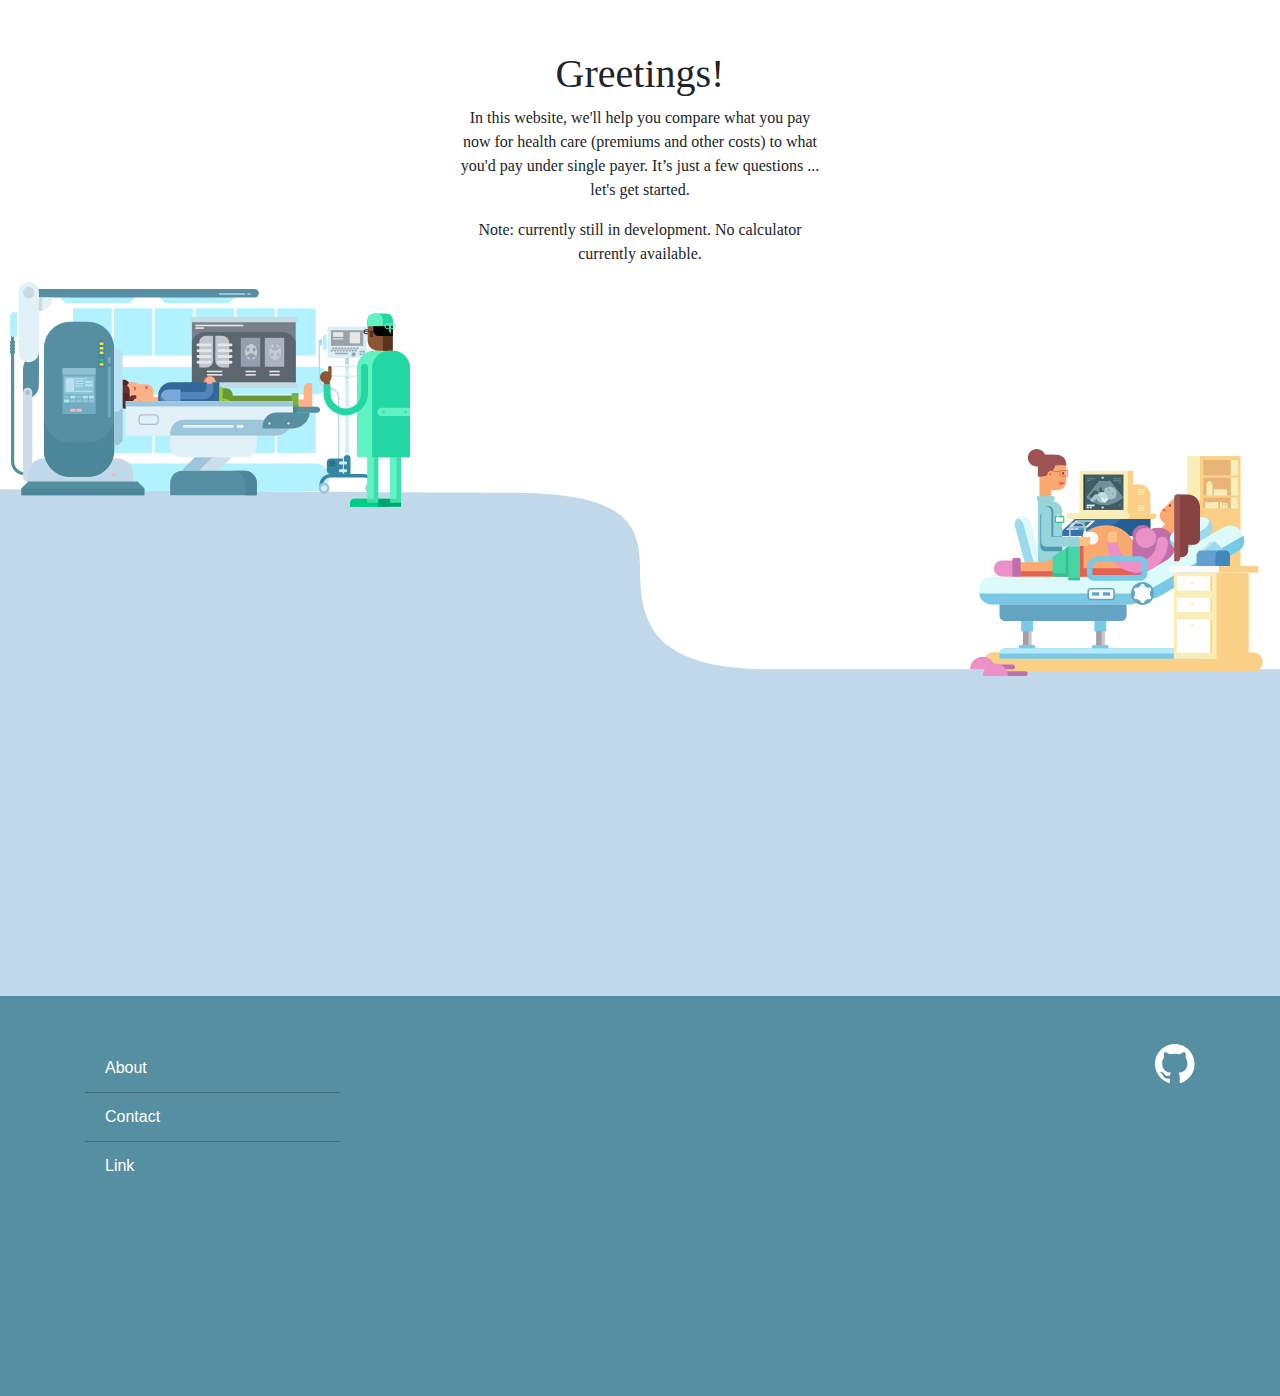
<file: index.html>
<!DOCTYPE html>
<!-- saved from url=(0027)http://singlepayercost.org/ -->
<html lang="en"><head><meta http-equiv="Content-Type" content="text/html; charset=UTF-8">
    <!-- Required meta tags -->
    
    <meta name="viewport" content="width=device-width, initial-scale=1, shrink-to-fit=no">
    <!-- Bootstrap CSS -->
    <link rel="stylesheet" href="./temporary_flat_files_files/bootstrap.min.css" integrity="sha384-Gn5384xqQ1aoWXA+058RXPxPg6fy4IWvTNh0E263XmFcJlSAwiGgFAW/dAiS6JXm" crossorigin="anonymous">
    <!-- Google webfonts -->
    <link href="./temporary_flat_files_files/css" rel="stylesheet">
    <!-- Custom CSS styles -->
    <link href="./temporary_flat_files_files/singlepayer.css" rel="stylesheet">
    <title>Single-payer costs</title>
  </head>
  <body>
    
    <div id="greetings">
      <h1>Greetings!</h1>
      <p> In this website, we'll help you compare what you pay now for health care (premiums and other costs) to what you'd pay under single payer. It’s just a few questions ... let's get started.</p>
      <p> Note: currently still in development. No calculator currently available. </p>
    </div>
    <!-- <div id="button">
      <a href="/questions">
        <input class="btn btn-primary" type="submit" value="Start calculating">
      </a>
    </div> -->
    
    <div class="album bg-people">
      <img src="./temporary_flat_files_files/people.svg">
    </div>
    <div class="album py-5 bg-blue"> </div>
    <div class="album py-5 bg-dark-blue">
      <div class="container footer">
        <div class="row">
          <div class="col">
            <ul class="list-group list-group-flush">
              <li class="list-group-item"> About </li>
              <li class="list-group-item"> Contact </li>
              <li class="list-group-item"> Link </li>
            </ul>
          </div>
          <div class="col-6">
          </div>
          <div class="col" id="octoholder">
            <img src="./temporary_flat_files_files/octo.svg" id="octocat_img">
          </div>
        </div>
      </div>
    </div>
    <!-- Optional JavaScript -->
    <!-- jQuery first, then Popper.js, then Bootstrap JS -->
    <script src="./temporary_flat_files_files/jquery-3.2.1.slim.min.js" integrity="sha384-KJ3o2DKtIkvYIK3UENzmM7KCkRr/rE9/Qpg6aAZGJwFDMVNA/GpGFF93hXpG5KkN" crossorigin="anonymous"></script>
    <script src="./temporary_flat_files_files/popper.min.js" integrity="sha384-ApNbgh9B+Y1QKtv3Rn7W3mgPxhU9K/ScQsAP7hUibX39j7fakFPskvXusvfa0b4Q" crossorigin="anonymous"></script>
    <script src="./temporary_flat_files_files/bootstrap.min.js" integrity="sha384-JZR6Spejh4U02d8jOt6vLEHfe/JQGiRRSQQxSfFWpi1MquVdAyjUar5+76PVCmYl" crossorigin="anonymous"></script>
  
<div id="59c2ae16-c9d9-47c5-9a4b-0b9ba151f6d1-bottom"></div></body></html>
</file>
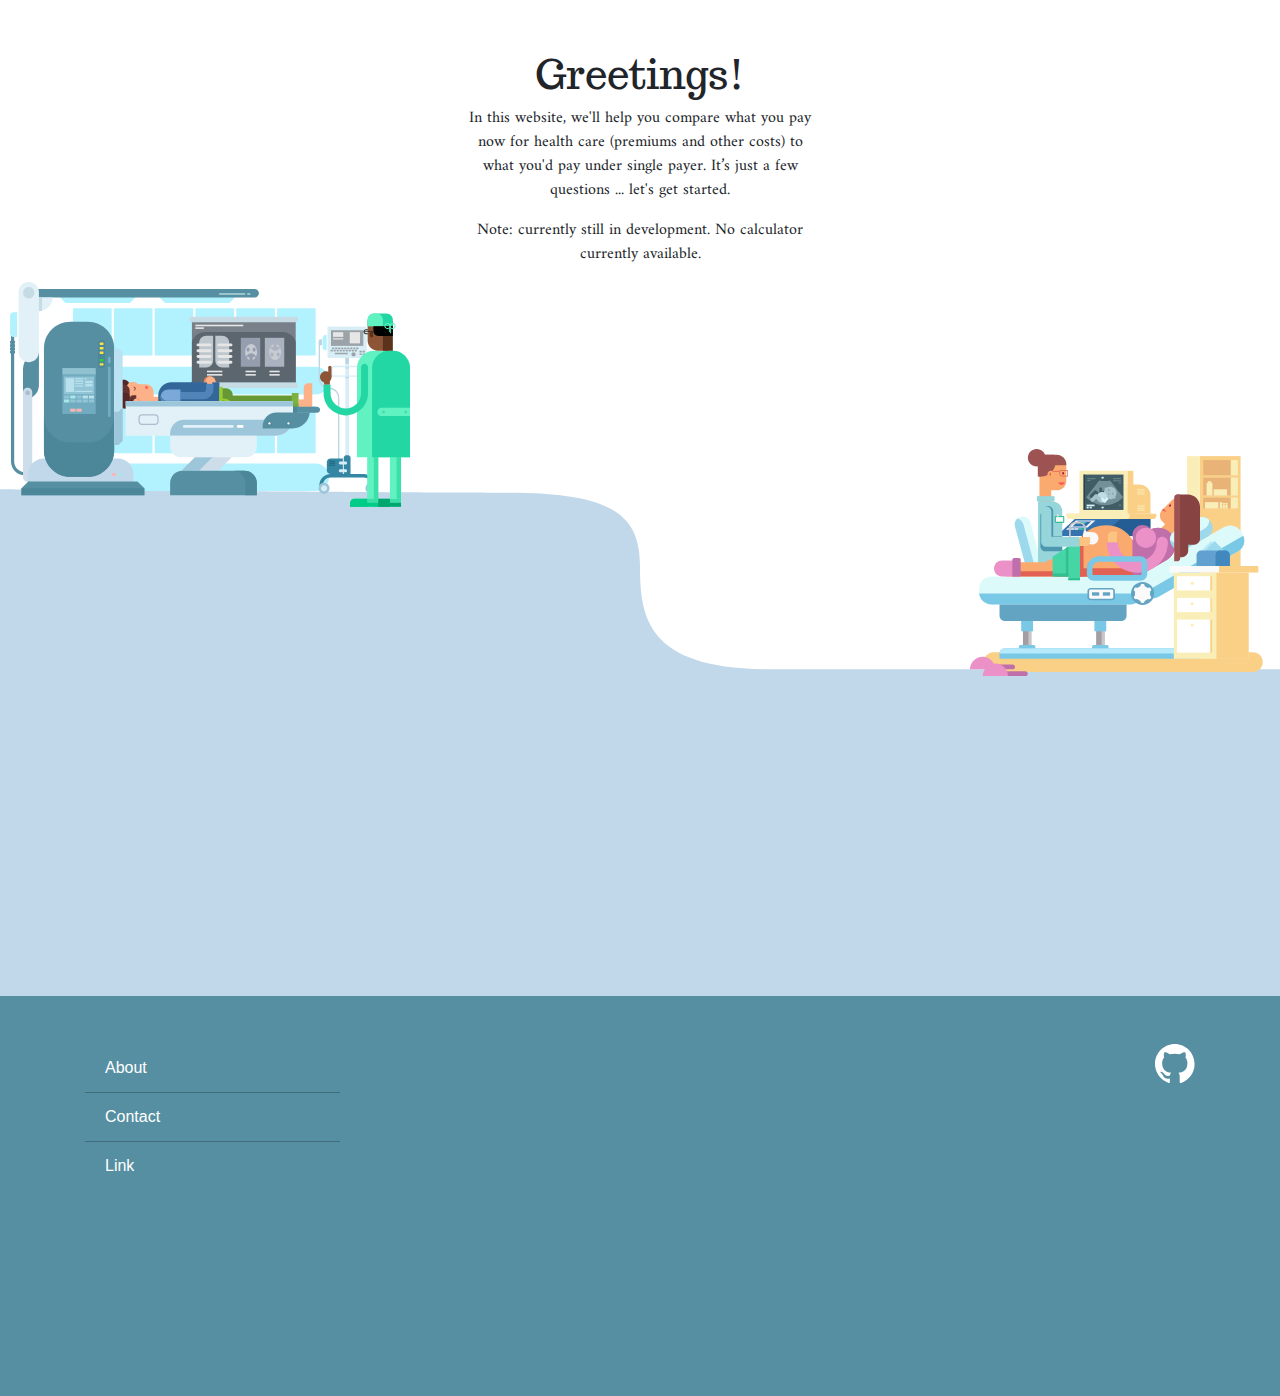
<file: public_html/index_html_only.html>
<!doctype html>
<html lang="en">
  <head>
    <!-- Required meta tags -->
    <meta charset="utf-8">
    <meta name="viewport" content="width=device-width, initial-scale=1, shrink-to-fit=no">
    <!-- Bootstrap CSS -->
    <link rel="stylesheet" href="https://maxcdn.bootstrapcdn.com/bootstrap/4.0.0/css/bootstrap.min.css" integrity="sha384-Gn5384xqQ1aoWXA+058RXPxPg6fy4IWvTNh0E263XmFcJlSAwiGgFAW/dAiS6JXm" crossorigin="anonymous">
    <!-- Google webfonts -->
    <link href="https://fonts.googleapis.com/css?family=Amiri|Trocchi" rel="stylesheet">
    <!-- Custom CSS styles -->
    <link href="/static/styles/singlepayer.css" rel="stylesheet">
    <title>Single-payer costs</title>
  </head>
  <body>
    
    <div id="greetings">
      <h1>Greetings!</h1>
      <p> In this website, we'll help you compare what you pay now for health care (premiums and other costs) to what you'd pay under single payer. It’s just a few questions ... let's get started.</p>
      <p> Note: currently still in development. No calculator currently available. </p>
    </div>
    <!-- <div id="button">
      <a href="/questions">
        <input class="btn btn-primary" type="submit" value="Start calculating">
      </a>
    </div> -->
    
    <div class="album bg-people">
      <img src="static/imgs/people.svg">
    </div>
    <div class="album py-5 bg-blue"> </div>
    <div class="album py-5 bg-dark-blue">
      <div class="container footer">
        <div class="row">
          <div class="col">
            <ul class="list-group list-group-flush">
              <li class="list-group-item"> About </li>
              <li class="list-group-item"> Contact </li>
              <li class="list-group-item"> Link </li>
            </ul>
          </div>
          <div class="col-6">
          </div>
          <div class="col" id="octoholder">
            <img src="/static/imgs/octo.svg" id="octocat_img">
          </div>
        </div>
      </div>
    </div>
    <!-- Optional JavaScript -->
    <!-- jQuery first, then Popper.js, then Bootstrap JS -->
    <script src="https://code.jquery.com/jquery-3.2.1.slim.min.js" integrity="sha384-KJ3o2DKtIkvYIK3UENzmM7KCkRr/rE9/Qpg6aAZGJwFDMVNA/GpGFF93hXpG5KkN" crossorigin="anonymous"></script>
    <script src="https://cdnjs.cloudflare.com/ajax/libs/popper.js/1.12.9/umd/popper.min.js" integrity="sha384-ApNbgh9B+Y1QKtv3Rn7W3mgPxhU9K/ScQsAP7hUibX39j7fakFPskvXusvfa0b4Q" crossorigin="anonymous"></script>
    <script src="https://maxcdn.bootstrapcdn.com/bootstrap/4.0.0/js/bootstrap.min.js" integrity="sha384-JZR6Spejh4U02d8jOt6vLEHfe/JQGiRRSQQxSfFWpi1MquVdAyjUar5+76PVCmYl" crossorigin="anonymous"></script>
  </body>
</html>
</file>
<file: temporary_flat_files_files/singlepayer.css>
h1 { 
      font-family: 'Trocchi', serif; 
    }
    body { 
        font-family: 'Amiri', serif; 
    }
    .bg-people {
      /*background: url("{{ url_for('static', filename = 'imgs/people.svg') }}") bottom center;*/
      /*background-repeat: no-repeat;*/
      /*background-size: 100%;*/
      width: 100%;
      /*height: 600px;*/

    }
    .bg-blue {
      background: #C1D8EA;
      height: 300px;
    }
    .bg-dark-blue {
      background: #568FA2;
      height: 400px;
    }
    .footer li {
      background: none;
      font-family: -apple-system,BlinkMacSystemFont,"Segoe UI",Roboto,"Helvetica Neue",Arial,sans-serif,"Apple Color Emoji","Segoe UI Emoji","Segoe UI Symbol";
      color: white
    }
    #octocat_img {
      max-width: 40px;
    }

    #octoholder {
      text-align: right
    }

    #maincol {
      text-align: center;
      padding-top: 50px;

    }

    #surveyResultHolder {
      padding: 0.5em 1em 1.5em;
    }

    #greetings {
      margin: 0 auto;
      max-width: 400px;
      text-align: center;
      padding: 50px 20px 0 20px;

    }

    #button {
      background: none;
      font-family: -apple-system,BlinkMacSystemFont,"Segoe UI",Roboto,"Helvetica Neue",Arial,sans-serif,"Apple Color Emoji","Segoe UI Emoji","Segoe UI Symbol";
      color: white;
      margin: 0 auto;
      max-width: 400px;
      text-align: center;
      padding-top: 40px;
      padding-bottom: 60px;
    }

    #print_button {
      margin-top: 10px;
    }
</file>
<file: static/styles/singlepayer.css>
h1 { 
      font-family: 'Trocchi', serif; 
    }
    body { 
        font-family: 'Amiri', serif; 
    }
    .bg-people {
      /*background: url("{{ url_for('static', filename = 'imgs/people.svg') }}") bottom center;*/
      /*background-repeat: no-repeat;*/
      /*background-size: 100%;*/
      width: 100%;
      /*height: 600px;*/

    }
    .bg-blue {
      background: #C1D8EA;
      height: 300px;
    }
    .bg-dark-blue {
      background: #568FA2;
      height: 400px;
    }
    .footer li {
      background: none;
      font-family: -apple-system,BlinkMacSystemFont,"Segoe UI",Roboto,"Helvetica Neue",Arial,sans-serif,"Apple Color Emoji","Segoe UI Emoji","Segoe UI Symbol";
      color: white
    }
    #octocat_img {
      max-width: 40px;
    }

    #octoholder {
      text-align: right
    }

    #maincol {
      text-align: center;
      padding-top: 50px;

    }

    #surveyResultHolder {
      padding: 0.5em 1em 1.5em;
    }

    #greetings {
      margin: 0 auto;
      max-width: 400px;
      text-align: center;
      padding: 50px 20px 0 20px;

    }

    #button {
      background: none;
      font-family: -apple-system,BlinkMacSystemFont,"Segoe UI",Roboto,"Helvetica Neue",Arial,sans-serif,"Apple Color Emoji","Segoe UI Emoji","Segoe UI Symbol";
      color: white;
      margin: 0 auto;
      max-width: 400px;
      text-align: center;
      padding-top: 40px;
      padding-bottom: 60px;
    }

    #print_button {
      margin-top: 10px;
    }
</file>
